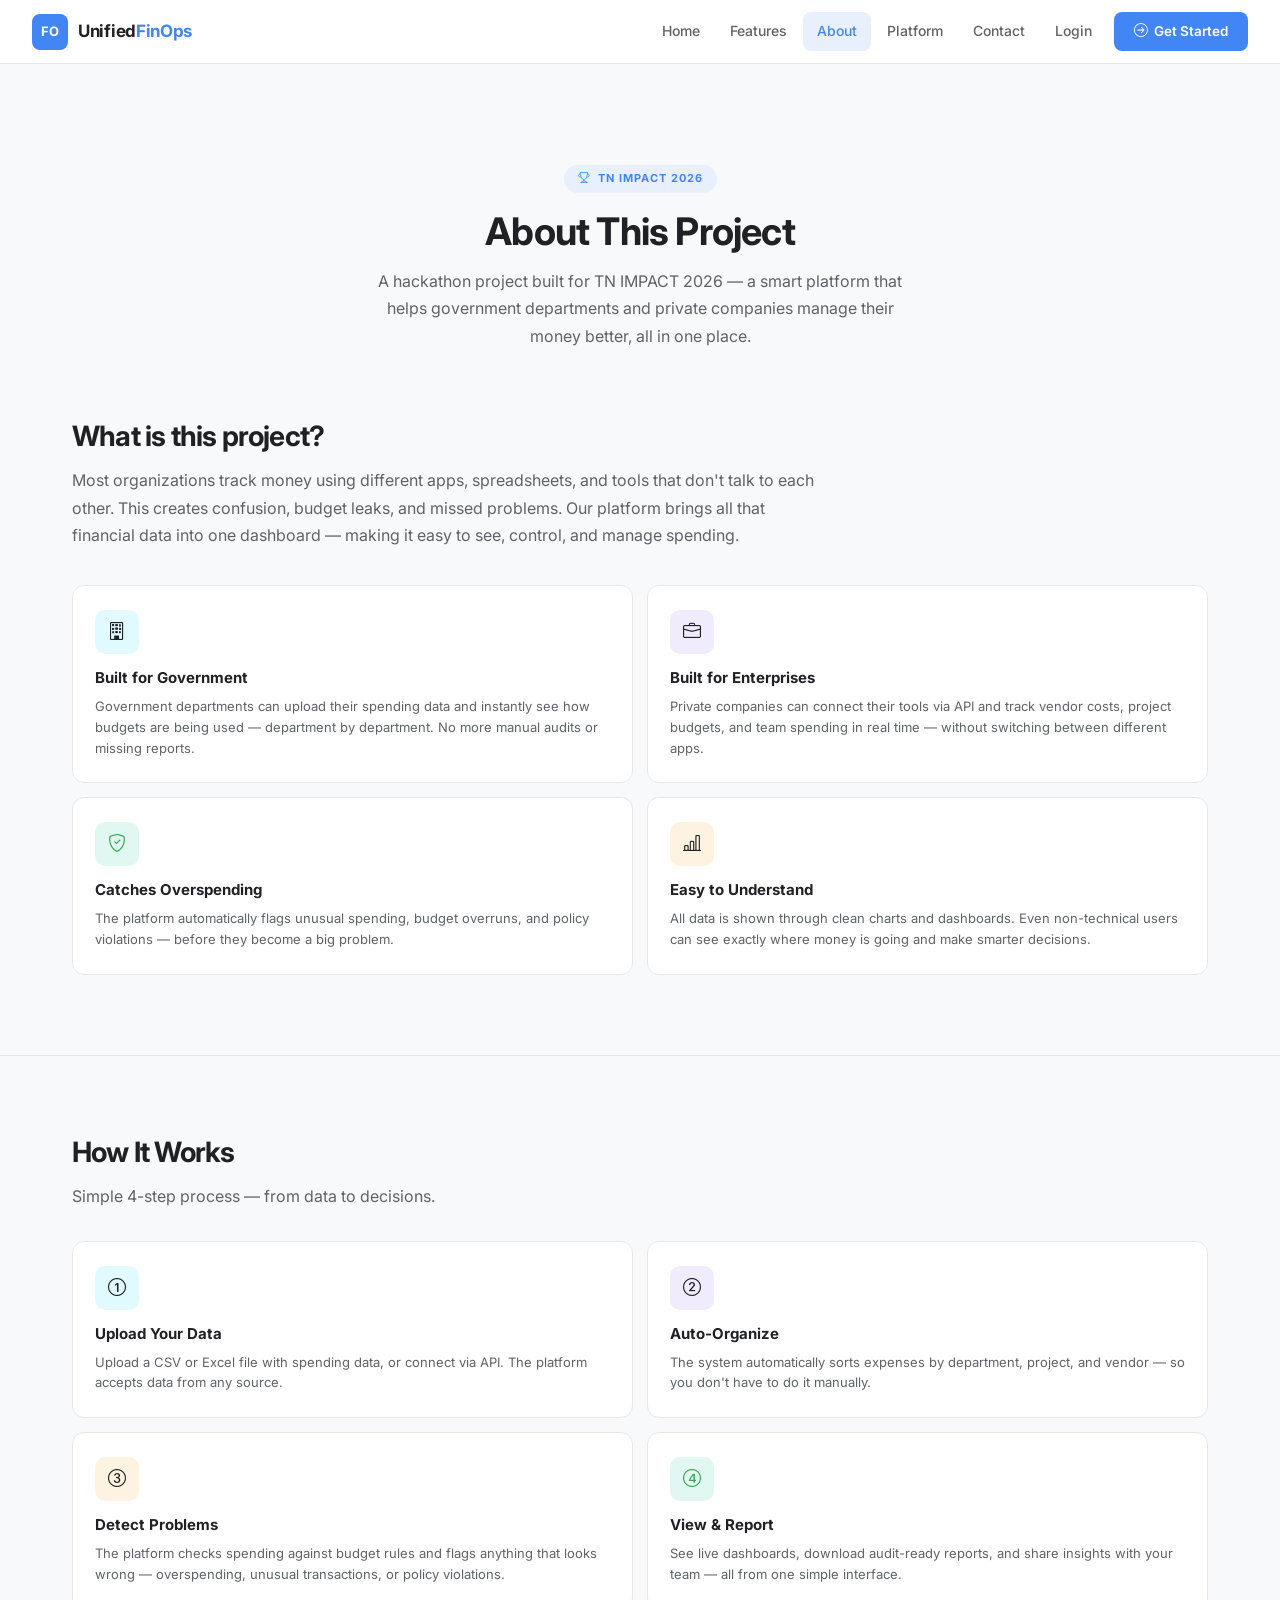
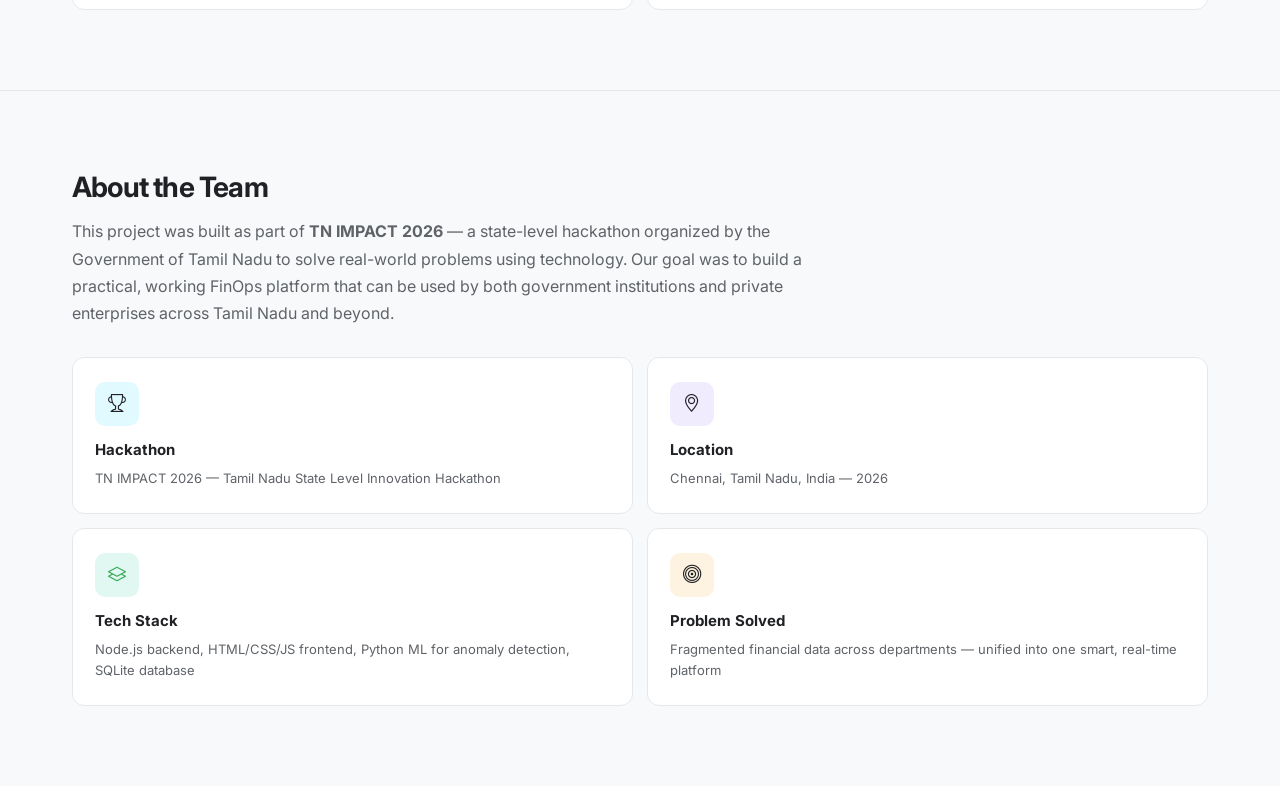
<file: website/about.html>
<!DOCTYPE html>
<html lang="en">
<head>
  <meta charset="UTF-8" />
  <meta name="viewport" content="width=device-width, initial-scale=1.0" />
  <title>About — Unified FinOps Platform</title>
  <meta name="description" content="Learn about the Unified FinOps Platform — our mission, how the platform works, and why organizations choose us for financial operations." />
  <link rel="preconnect" href="https://fonts.googleapis.com" />
  <link rel="stylesheet" href="https://cdn.jsdelivr.net/npm/bootstrap-icons@1.11.3/font/bootstrap-icons.min.css" />
  <link rel="stylesheet" href="https://unpkg.com/aos@2.3.1/dist/aos.css" />
  <link rel="stylesheet" href="css/style.css" />
</head>
<body>

  <!-- Navigation -->
  <nav class="navbar" id="navbar">
    <a href="index.html" class="nav-brand">
      <div class="nav-logo-mark">FO</div>
      <div class="nav-brand-text">Unified<span>FinOps</span></div>
    </a>
    <div class="nav-links" id="navLinks">
      <a href="index.html" class="nav-link">Home</a>
      <a href="index.html#features" class="nav-link">Features</a>
      <a href="about.html" class="nav-link active">About</a>
      <a href="features.html" class="nav-link">Platform</a>
      <a href="contact.html" class="nav-link">Contact</a>
      <a href="login.html" class="nav-link">Login</a>
      <a href="register.html" class="nav-cta"><i class="bi bi-arrow-right-circle"></i> Get Started</a>
    </div>
    <button class="nav-menu-btn" id="menuBtn" aria-label="Toggle menu">
      <i class="bi bi-list"></i>
    </button>
  </nav>

  <div class="page-wrapper">

    <!-- Page Hero -->
    <div class="page-hero" data-aos="fade-down">
      <div class="section-label"><i class="bi bi-trophy"></i> TN IMPACT 2026</div>
      <h1 class="section-title">About This Project</h1>
      <p class="section-subtitle">A hackathon project built for TN IMPACT 2026 — a smart platform that helps government departments and private companies manage their money better, all in one place.</p>
    </div>

    <!-- What is this project -->
    <section class="section" style="padding-top: 20px;" data-aos="fade-up">
      <h2 class="section-title" style="font-size: 28px;">What is this project?</h2>
      <p class="section-subtitle" style="max-width: 750px;">Most organizations track money using different apps, spreadsheets, and tools that don't talk to each other. This creates confusion, budget leaks, and missed problems. Our platform brings all that financial data into one dashboard — making it easy to see, control, and manage spending.</p>

      <div class="about-grid">
        <div class="about-card" data-aos="fade-up" data-aos-delay="50">
          <div class="about-icon" style="background: rgba(0,212,255,0.12); color: var(--cyan);"><i class="bi bi-building"></i></div>
          <div class="about-card-title">Built for Government</div>
          <div class="about-card-desc">Government departments can upload their spending data and instantly see how budgets are being used — department by department. No more manual audits or missing reports.</div>
        </div>
        <div class="about-card" data-aos="fade-up" data-aos-delay="100">
          <div class="about-icon" style="background: rgba(139,92,246,0.12); color: var(--purple);"><i class="bi bi-briefcase"></i></div>
          <div class="about-card-title">Built for Enterprises</div>
          <div class="about-card-desc">Private companies can connect their tools via API and track vendor costs, project budgets, and team spending in real time — without switching between different apps.</div>
        </div>
        <div class="about-card" data-aos="fade-up" data-aos-delay="150">
          <div class="about-icon" style="background: rgba(0,196,140,0.12); color: var(--green);"><i class="bi bi-shield-check"></i></div>
          <div class="about-card-title">Catches Overspending</div>
          <div class="about-card-desc">The platform automatically flags unusual spending, budget overruns, and policy violations — before they become a big problem.</div>
        </div>
        <div class="about-card" data-aos="fade-up" data-aos-delay="200">
          <div class="about-icon" style="background: rgba(245,158,11,0.12); color: var(--amber);"><i class="bi bi-bar-chart-line"></i></div>
          <div class="about-card-title">Easy to Understand</div>
          <div class="about-card-desc">All data is shown through clean charts and dashboards. Even non-technical users can see exactly where money is going and make smarter decisions.</div>
        </div>
      </div>
    </section>

    <!-- How It Works -->
    <div class="section-divider"></div>
    <section class="section" data-aos="fade-up">
      <h2 class="section-title" style="font-size: 28px;">How It Works</h2>
      <p class="section-subtitle">Simple 4-step process — from data to decisions.</p>

      <div class="about-grid" style="margin-top: 30px;">
        <div class="about-card" data-aos="fade-up" data-aos-delay="50">
          <div class="about-icon" style="background: rgba(0,212,255,0.12); color: var(--cyan);"><i class="bi bi-1-circle"></i></div>
          <div class="about-card-title">Upload Your Data</div>
          <div class="about-card-desc">Upload a CSV or Excel file with spending data, or connect via API. The platform accepts data from any source.</div>
        </div>
        <div class="about-card" data-aos="fade-up" data-aos-delay="100">
          <div class="about-icon" style="background: rgba(139,92,246,0.12); color: var(--purple);"><i class="bi bi-2-circle"></i></div>
          <div class="about-card-title">Auto-Organize</div>
          <div class="about-card-desc">The system automatically sorts expenses by department, project, and vendor — so you don't have to do it manually.</div>
        </div>
        <div class="about-card" data-aos="fade-up" data-aos-delay="150">
          <div class="about-icon" style="background: rgba(245,158,11,0.12); color: var(--amber);"><i class="bi bi-3-circle"></i></div>
          <div class="about-card-title">Detect Problems</div>
          <div class="about-card-desc">The platform checks spending against budget rules and flags anything that looks wrong — overspending, unusual transactions, or policy violations.</div>
        </div>
        <div class="about-card" data-aos="fade-up" data-aos-delay="200">
          <div class="about-icon" style="background: rgba(0,196,140,0.12); color: var(--green);"><i class="bi bi-4-circle"></i></div>
          <div class="about-card-title">View & Report</div>
          <div class="about-card-desc">See live dashboards, download audit-ready reports, and share insights with your team — all from one simple interface.</div>
        </div>
      </div>
    </section>

    <!-- Team / Hackathon Info -->
    <div class="section-divider"></div>
    <section class="section" data-aos="fade-up">
      <h2 class="section-title" style="font-size: 28px;">About the Team</h2>
      <p class="section-subtitle" style="max-width: 750px;">This project was built as part of <strong>TN IMPACT 2026</strong> — a state-level hackathon organized by the Government of Tamil Nadu to solve real-world problems using technology. Our goal was to build a practical, working FinOps platform that can be used by both government institutions and private enterprises across Tamil Nadu and beyond.</p>
      <div class="about-grid" style="margin-top: 30px;">
        <div class="about-card" data-aos="fade-up" data-aos-delay="50">
          <div class="about-icon" style="background: rgba(0,212,255,0.12); color: var(--cyan);"><i class="bi bi-trophy"></i></div>
          <div class="about-card-title">Hackathon</div>
          <div class="about-card-desc">TN IMPACT 2026 — Tamil Nadu State Level Innovation Hackathon</div>
        </div>
        <div class="about-card" data-aos="fade-up" data-aos-delay="100">
          <div class="about-icon" style="background: rgba(139,92,246,0.12); color: var(--purple);"><i class="bi bi-geo-alt"></i></div>
          <div class="about-card-title">Location</div>
          <div class="about-card-desc">Chennai, Tamil Nadu, India — 2026</div>
        </div>
        <div class="about-card" data-aos="fade-up" data-aos-delay="150">
          <div class="about-icon" style="background: rgba(0,196,140,0.12); color: var(--green);"><i class="bi bi-layers"></i></div>
          <div class="about-card-title">Tech Stack</div>
          <div class="about-card-desc">Node.js backend, HTML/CSS/JS frontend, Python ML for anomaly detection, SQLite database</div>
        </div>
        <div class="about-card" data-aos="fade-up" data-aos-delay="200">
          <div class="about-icon" style="background: rgba(245,158,11,0.12); color: var(--amber);"><i class="bi bi-bullseye"></i></div>
          <div class="about-card-title">Problem Solved</div>
          <div class="about-card-desc">Fragmented financial data across departments — unified into one smart, real-time platform</div>
        </div>
      </div>
    </section>




  </div>

  <script src="https://unpkg.com/aos@2.3.1/dist/aos.js"></script>
  <script src="js/main.js"></script>
</body>
</html>
</file>
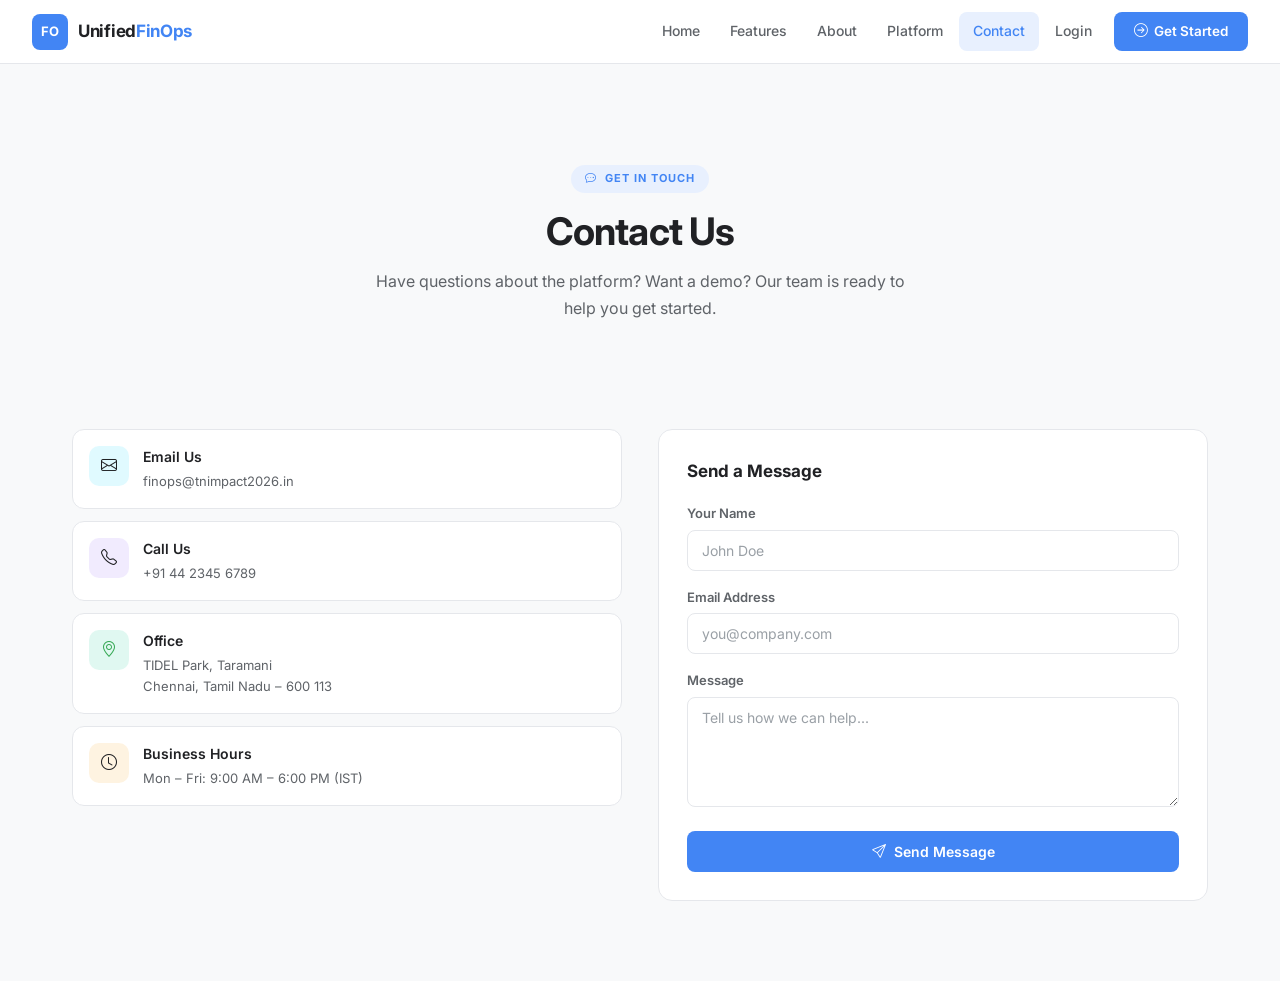
<file: website/contact.html>
<!DOCTYPE html>
<html lang="en">
<head>
  <meta charset="UTF-8" />
  <meta name="viewport" content="width=device-width, initial-scale=1.0" />
  <title>Contact — Unified FinOps Platform</title>
  <meta name="description" content="Get in touch with the Unified FinOps Platform team. We're here to help with your financial operations needs." />
  <link rel="preconnect" href="https://fonts.googleapis.com" />
  <link rel="stylesheet" href="https://cdn.jsdelivr.net/npm/bootstrap-icons@1.11.3/font/bootstrap-icons.min.css" />
  <link rel="stylesheet" href="https://unpkg.com/aos@2.3.1/dist/aos.css" />
  <link rel="stylesheet" href="css/style.css" />
</head>
<body>

  <!-- Navigation -->
  <nav class="navbar" id="navbar">
    <a href="index.html" class="nav-brand">
      <div class="nav-logo-mark">FO</div>
      <div class="nav-brand-text">Unified<span>FinOps</span></div>
    </a>
    <div class="nav-links" id="navLinks">
      <a href="index.html" class="nav-link">Home</a>
      <a href="index.html#features" class="nav-link">Features</a>
      <a href="about.html" class="nav-link">About</a>
      <a href="features.html" class="nav-link">Platform</a>
      <a href="contact.html" class="nav-link active">Contact</a>
      <a href="login.html" class="nav-link">Login</a>
      <a href="register.html" class="nav-cta"><i class="bi bi-arrow-right-circle"></i> Get Started</a>
    </div>
    <button class="nav-menu-btn" id="menuBtn" aria-label="Toggle menu">
      <i class="bi bi-list"></i>
    </button>
  </nav>

  <div class="page-wrapper">

    <!-- Page Hero -->
    <div class="page-hero" data-aos="fade-down">
      <div class="section-label"><i class="bi bi-chat-dots"></i> Get in Touch</div>
      <h1 class="section-title">Contact Us</h1>
      <p class="section-subtitle">Have questions about the platform? Want a demo? Our team is ready to help you get started.</p>
    </div>

    <!-- Contact Section -->
    <section class="section" style="padding-top: 20px;" data-aos="fade-up">
      <div class="contact-container">

        <!-- Contact Info -->
        <div>
          <div class="contact-info-card" data-aos="fade-right" data-aos-delay="50">
            <div class="contact-icon" style="background: rgba(0,212,255,0.12); color: var(--cyan);"><i class="bi bi-envelope"></i></div>
            <div>
              <div class="contact-info-title">Email Us</div>
              <div class="contact-info-text">finops@tnimpact2026.in</div>
            </div>
          </div>
          <div class="contact-info-card" data-aos="fade-right" data-aos-delay="100">
            <div class="contact-icon" style="background: rgba(139,92,246,0.12); color: var(--purple);"><i class="bi bi-telephone"></i></div>
            <div>
              <div class="contact-info-title">Call Us</div>
              <div class="contact-info-text">+91 44 2345 6789</div>
            </div>
          </div>
          <div class="contact-info-card" data-aos="fade-right" data-aos-delay="150">
            <div class="contact-icon" style="background: rgba(0,196,140,0.12); color: var(--green);"><i class="bi bi-geo-alt"></i></div>
            <div>
              <div class="contact-info-title">Office</div>
              <div class="contact-info-text">TIDEL Park, Taramani<br/>Chennai, Tamil Nadu – 600 113</div>
            </div>
          </div>
          <div class="contact-info-card" data-aos="fade-right" data-aos-delay="200">
            <div class="contact-icon" style="background: rgba(245,158,11,0.12); color: var(--amber);"><i class="bi bi-clock"></i></div>
            <div>
              <div class="contact-info-title">Business Hours</div>
              <div class="contact-info-text">Mon – Fri: 9:00 AM – 6:00 PM (IST)</div>
            </div>
          </div>

        </div>

        <!-- Contact Form -->
        <div>
          <div class="contact-form" id="contactFormWrap" data-aos="fade-left">
            <div class="contact-form-title">Send a Message</div>
            <form id="contactForm">
              <div class="form-group">
                <label class="form-label" for="contactName">Your Name</label>
                <input type="text" id="contactName" class="form-input" placeholder="John Doe" required />
              </div>
              <div class="form-group">
                <label class="form-label" for="contactEmail">Email Address</label>
                <input type="email" id="contactEmail" class="form-input" placeholder="you@company.com" required />
              </div>
              <div class="form-group">
                <label class="form-label" for="contactMessage">Message</label>
                <textarea id="contactMessage" class="form-input" placeholder="Tell us how we can help..." required></textarea>
              </div>
              <button type="submit" class="btn-auth"><i class="bi bi-send"></i> Send Message</button>
            </form>
          </div>
          <div class="contact-form" id="contactSuccess" style="display: none;" data-aos="fade-up">
            <div class="success-state">
              <div class="success-icon"><i class="bi bi-check-lg"></i></div>
              <div class="success-title">Message Sent!</div>
              <div class="success-desc">Thank you for reaching out. Our team will get back to you within 24 hours.</div>
              <a href="index.html" class="btn-primary" style="margin-top: 10px;"><i class="bi bi-house"></i> Back to Home</a>
            </div>
          </div>
        </div>

      </div>
    </section>




  </div>

  <script src="https://unpkg.com/aos@2.3.1/dist/aos.js"></script>
  <script src="js/main.js"></script>
</body>
</html>
</file>
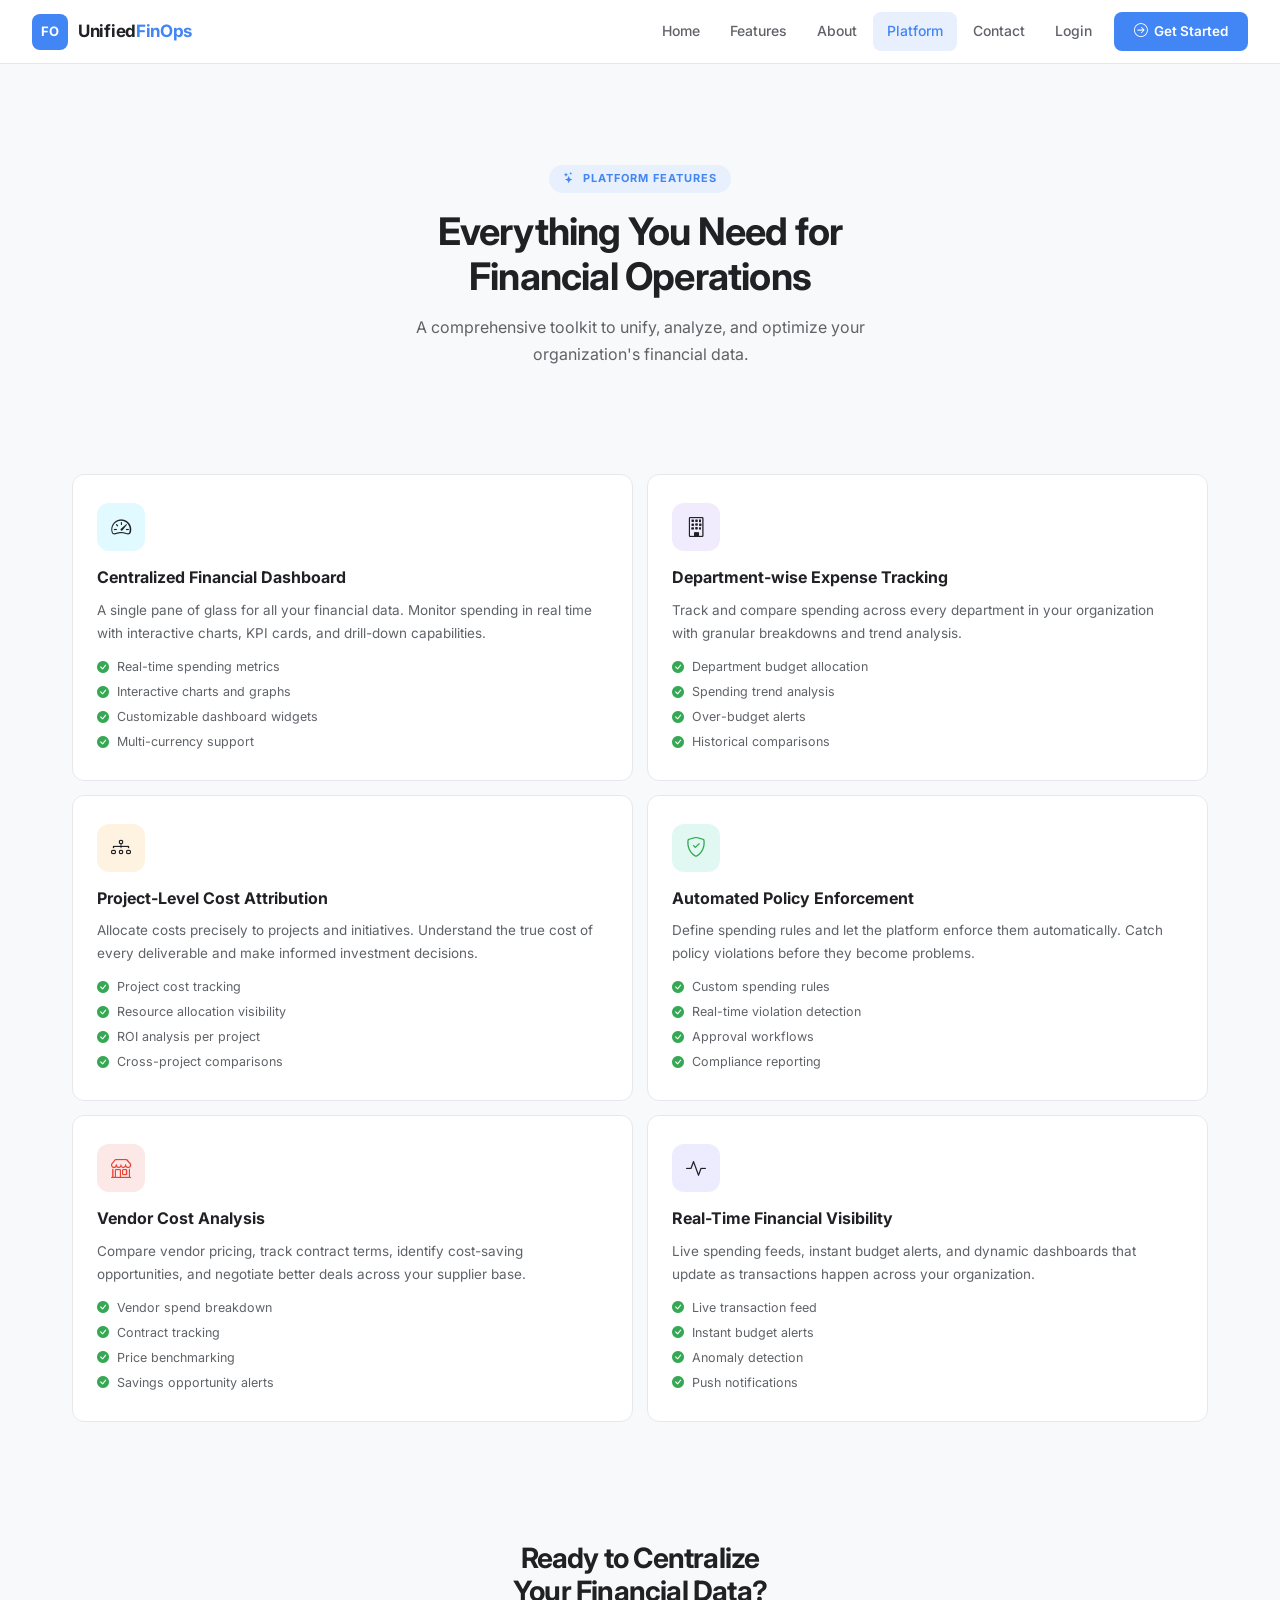
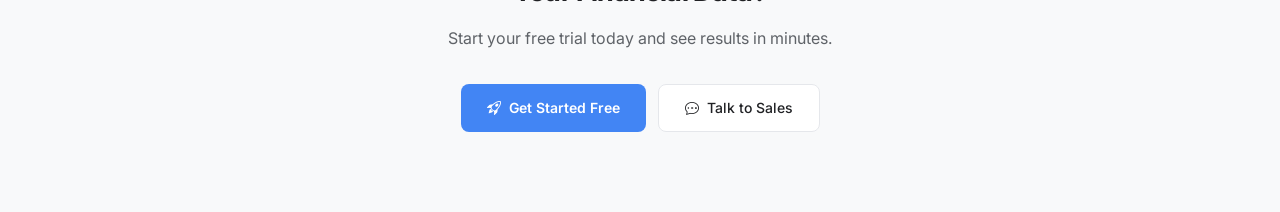
<file: website/features.html>
<!DOCTYPE html>
<html lang="en">
<head>
  <meta charset="UTF-8" />
  <meta name="viewport" content="width=device-width, initial-scale=1.0" />
  <title>Features — Unified FinOps Platform</title>
  <meta name="description" content="Explore all the features of the Unified FinOps Platform — from real-time dashboards to automated policy enforcement and vendor analytics." />
  <link rel="preconnect" href="https://fonts.googleapis.com" />
  <link rel="stylesheet" href="https://cdn.jsdelivr.net/npm/bootstrap-icons@1.11.3/font/bootstrap-icons.min.css" />
  <link rel="stylesheet" href="https://unpkg.com/aos@2.3.1/dist/aos.css" />
  <link rel="stylesheet" href="css/style.css" />
</head>
<body>

  <!-- Navigation -->
  <nav class="navbar" id="navbar">
    <a href="index.html" class="nav-brand">
      <div class="nav-logo-mark">FO</div>
      <div class="nav-brand-text">Unified<span>FinOps</span></div>
    </a>
    <div class="nav-links" id="navLinks">
      <a href="index.html" class="nav-link">Home</a>
      <a href="index.html#features" class="nav-link">Features</a>
      <a href="about.html" class="nav-link">About</a>
      <a href="features.html" class="nav-link active">Platform</a>
      <a href="contact.html" class="nav-link">Contact</a>
      <a href="login.html" class="nav-link">Login</a>
      <a href="register.html" class="nav-cta"><i class="bi bi-arrow-right-circle"></i> Get Started</a>
    </div>
    <button class="nav-menu-btn" id="menuBtn" aria-label="Toggle menu">
      <i class="bi bi-list"></i>
    </button>
  </nav>

  <div class="page-wrapper">

    <!-- Page Hero -->
    <div class="page-hero" data-aos="fade-down">
      <div class="section-label"><i class="bi bi-stars"></i> Platform Features</div>
      <h1 class="section-title">Everything You Need for<br/>Financial Operations</h1>
      <p class="section-subtitle">A comprehensive toolkit to unify, analyze, and optimize your organization's financial data.</p>
    </div>

    <!-- Detailed Features -->
    <section class="section" style="padding-top: 20px;" data-aos="fade-up">
      <div class="features-detail-grid">

        <div class="feature-detail-card" data-aos="fade-up" data-aos-delay="50">
          <div class="feature-detail-icon" style="background: rgba(0,212,255,0.12); color: var(--cyan);"><i class="bi bi-speedometer2"></i></div>
          <div class="feature-detail-title">Centralized Financial Dashboard</div>
          <div class="feature-detail-desc">A single pane of glass for all your financial data. Monitor spending in real time with interactive charts, KPI cards, and drill-down capabilities.</div>
          <ul class="feature-detail-list">
            <li><i class="bi bi-check-circle-fill"></i> Real-time spending metrics</li>
            <li><i class="bi bi-check-circle-fill"></i> Interactive charts and graphs</li>
            <li><i class="bi bi-check-circle-fill"></i> Customizable dashboard widgets</li>
            <li><i class="bi bi-check-circle-fill"></i> Multi-currency support</li>
          </ul>
        </div>

        <div class="feature-detail-card" data-aos="fade-up" data-aos-delay="100">
          <div class="feature-detail-icon" style="background: rgba(139,92,246,0.12); color: var(--purple);"><i class="bi bi-building"></i></div>
          <div class="feature-detail-title">Department-wise Expense Tracking</div>
          <div class="feature-detail-desc">Track and compare spending across every department in your organization with granular breakdowns and trend analysis.</div>
          <ul class="feature-detail-list">
            <li><i class="bi bi-check-circle-fill"></i> Department budget allocation</li>
            <li><i class="bi bi-check-circle-fill"></i> Spending trend analysis</li>
            <li><i class="bi bi-check-circle-fill"></i> Over-budget alerts</li>
            <li><i class="bi bi-check-circle-fill"></i> Historical comparisons</li>
          </ul>
        </div>

        <div class="feature-detail-card" data-aos="fade-up" data-aos-delay="150">
          <div class="feature-detail-icon" style="background: rgba(245,158,11,0.12); color: var(--amber);"><i class="bi bi-diagram-3"></i></div>
          <div class="feature-detail-title">Project-Level Cost Attribution</div>
          <div class="feature-detail-desc">Allocate costs precisely to projects and initiatives. Understand the true cost of every deliverable and make informed investment decisions.</div>
          <ul class="feature-detail-list">
            <li><i class="bi bi-check-circle-fill"></i> Project cost tracking</li>
            <li><i class="bi bi-check-circle-fill"></i> Resource allocation visibility</li>
            <li><i class="bi bi-check-circle-fill"></i> ROI analysis per project</li>
            <li><i class="bi bi-check-circle-fill"></i> Cross-project comparisons</li>
          </ul>
        </div>

        <div class="feature-detail-card" data-aos="fade-up" data-aos-delay="200">
          <div class="feature-detail-icon" style="background: rgba(0,196,140,0.12); color: var(--green);"><i class="bi bi-shield-check"></i></div>
          <div class="feature-detail-title">Automated Policy Enforcement</div>
          <div class="feature-detail-desc">Define spending rules and let the platform enforce them automatically. Catch policy violations before they become problems.</div>
          <ul class="feature-detail-list">
            <li><i class="bi bi-check-circle-fill"></i> Custom spending rules</li>
            <li><i class="bi bi-check-circle-fill"></i> Real-time violation detection</li>
            <li><i class="bi bi-check-circle-fill"></i> Approval workflows</li>
            <li><i class="bi bi-check-circle-fill"></i> Compliance reporting</li>
          </ul>
        </div>

        <div class="feature-detail-card" data-aos="fade-up" data-aos-delay="250">
          <div class="feature-detail-icon" style="background: rgba(239,68,68,0.12); color: var(--red);"><i class="bi bi-shop"></i></div>
          <div class="feature-detail-title">Vendor Cost Analysis</div>
          <div class="feature-detail-desc">Compare vendor pricing, track contract terms, identify cost-saving opportunities, and negotiate better deals across your supplier base.</div>
          <ul class="feature-detail-list">
            <li><i class="bi bi-check-circle-fill"></i> Vendor spend breakdown</li>
            <li><i class="bi bi-check-circle-fill"></i> Contract tracking</li>
            <li><i class="bi bi-check-circle-fill"></i> Price benchmarking</li>
            <li><i class="bi bi-check-circle-fill"></i> Savings opportunity alerts</li>
          </ul>
        </div>

        <div class="feature-detail-card" data-aos="fade-up" data-aos-delay="300">
          <div class="feature-detail-icon" style="background: rgba(99,102,241,0.12); color: var(--indigo);"><i class="bi bi-activity"></i></div>
          <div class="feature-detail-title">Real-Time Financial Visibility</div>
          <div class="feature-detail-desc">Live spending feeds, instant budget alerts, and dynamic dashboards that update as transactions happen across your organization.</div>
          <ul class="feature-detail-list">
            <li><i class="bi bi-check-circle-fill"></i> Live transaction feed</li>
            <li><i class="bi bi-check-circle-fill"></i> Instant budget alerts</li>
            <li><i class="bi bi-check-circle-fill"></i> Anomaly detection</li>
            <li><i class="bi bi-check-circle-fill"></i> Push notifications</li>
          </ul>
        </div>

      </div>
    </section>

    <!-- CTA Section -->
    <section class="section" style="text-align: center; padding-top: 40px;" data-aos="fade-up">
      <h2 class="section-title" style="font-size: 28px; max-width: 500px; margin: 0 auto 16px;">Ready to Centralize<br/>Your Financial Data?</h2>
      <p class="section-subtitle" style="margin: 0 auto 32px;">Start your free trial today and see results in minutes.</p>
      <div style="display: flex; gap: 12px; justify-content: center;">
        <a href="register.html" class="btn-primary"><i class="bi bi-rocket-takeoff"></i> Get Started Free</a>
        <a href="contact.html" class="btn-secondary"><i class="bi bi-chat-dots"></i> Talk to Sales</a>
      </div>
    </section>




  </div>

  <script src="https://unpkg.com/aos@2.3.1/dist/aos.js"></script>
  <script src="js/main.js"></script>
</body>
</html>
</file>
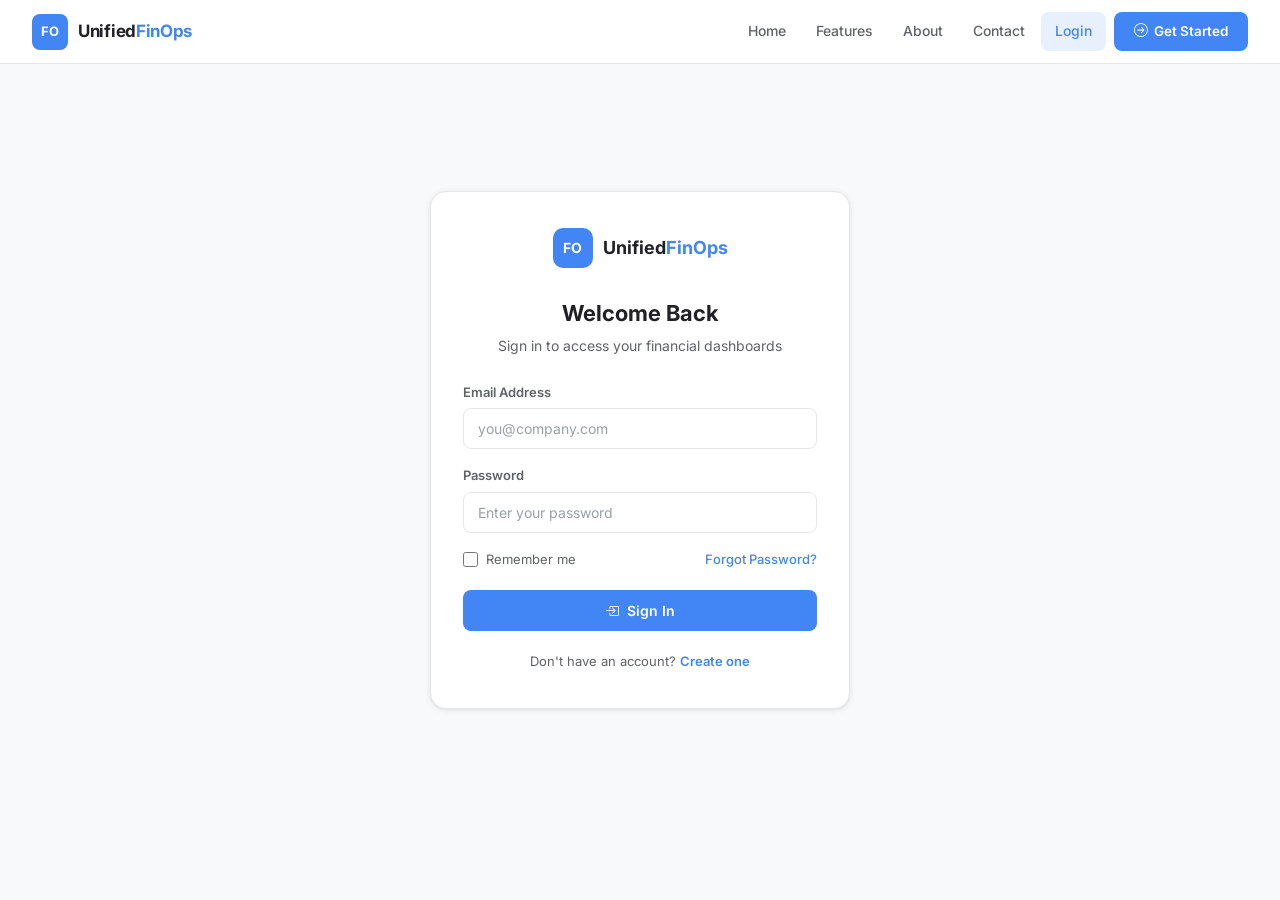
<file: website/login.html>
<!DOCTYPE html>
<html lang="en">
<head>
  <meta charset="UTF-8" />
  <meta name="viewport" content="width=device-width, initial-scale=1.0" />
  <title>Login — Unified FinOps Platform</title>
  <meta name="description" content="Sign in to your Unified FinOps Platform account to access your financial dashboards and reports." />
  <link rel="preconnect" href="https://fonts.googleapis.com" />
  <link rel="stylesheet" href="https://cdn.jsdelivr.net/npm/bootstrap-icons@1.11.3/font/bootstrap-icons.min.css" />
  <link rel="stylesheet" href="css/style.css" />
</head>
<body>

  <!-- Navigation -->
  <nav class="navbar" id="navbar">
    <a href="index.html" class="nav-brand">
      <div class="nav-logo-mark">FO</div>
      <div class="nav-brand-text">Unified<span>FinOps</span></div>
    </a>
    <div class="nav-links" id="navLinks">
      <a href="index.html" class="nav-link">Home</a>
      <a href="index.html#features" class="nav-link">Features</a>
      <a href="about.html" class="nav-link">About</a>
      <a href="contact.html" class="nav-link">Contact</a>
      <a href="login.html" class="nav-link active">Login</a>
      <a href="register.html" class="nav-cta"><i class="bi bi-arrow-right-circle"></i> Get Started</a>
    </div>
    <button class="nav-menu-btn" id="menuBtn" aria-label="Toggle menu">
      <i class="bi bi-list"></i>
    </button>
  </nav>

  <!-- Login Card -->
  <div class="auth-page">
    <div class="auth-card" id="loginCard">
      <div class="auth-logo">
        <div class="auth-logo-mark">FO</div>
        <div class="auth-logo-text">Unified<span>FinOps</span></div>
      </div>
      <h1 class="auth-title">Welcome Back</h1>
      <p class="auth-subtitle">Sign in to access your financial dashboards</p>

      <form id="loginForm">
        <div class="form-group">
          <label class="form-label" for="loginEmail">Email Address</label>
          <input type="email" id="loginEmail" class="form-input" placeholder="you@company.com" autocomplete="email" required />
        </div>
        <div class="form-group">
          <label class="form-label" for="loginPassword">Password</label>
          <input type="password" id="loginPassword" class="form-input" placeholder="Enter your password" autocomplete="current-password" required />
        </div>
        <div class="form-row">
          <label class="form-checkbox">
            <input type="checkbox" /> Remember me
          </label>
          <a href="#" class="form-forgot">Forgot Password?</a>
        </div>
        <button type="submit" class="btn-auth"><i class="bi bi-box-arrow-in-right"></i> Sign In</button>
      </form>

      <p class="auth-footer-text">Don't have an account? <a href="register.html">Create one</a></p>
    </div>
  </div>

  <script src="js/main.js"></script>
  <script src="js/auth.js"></script>
</body>
</html>
</file>
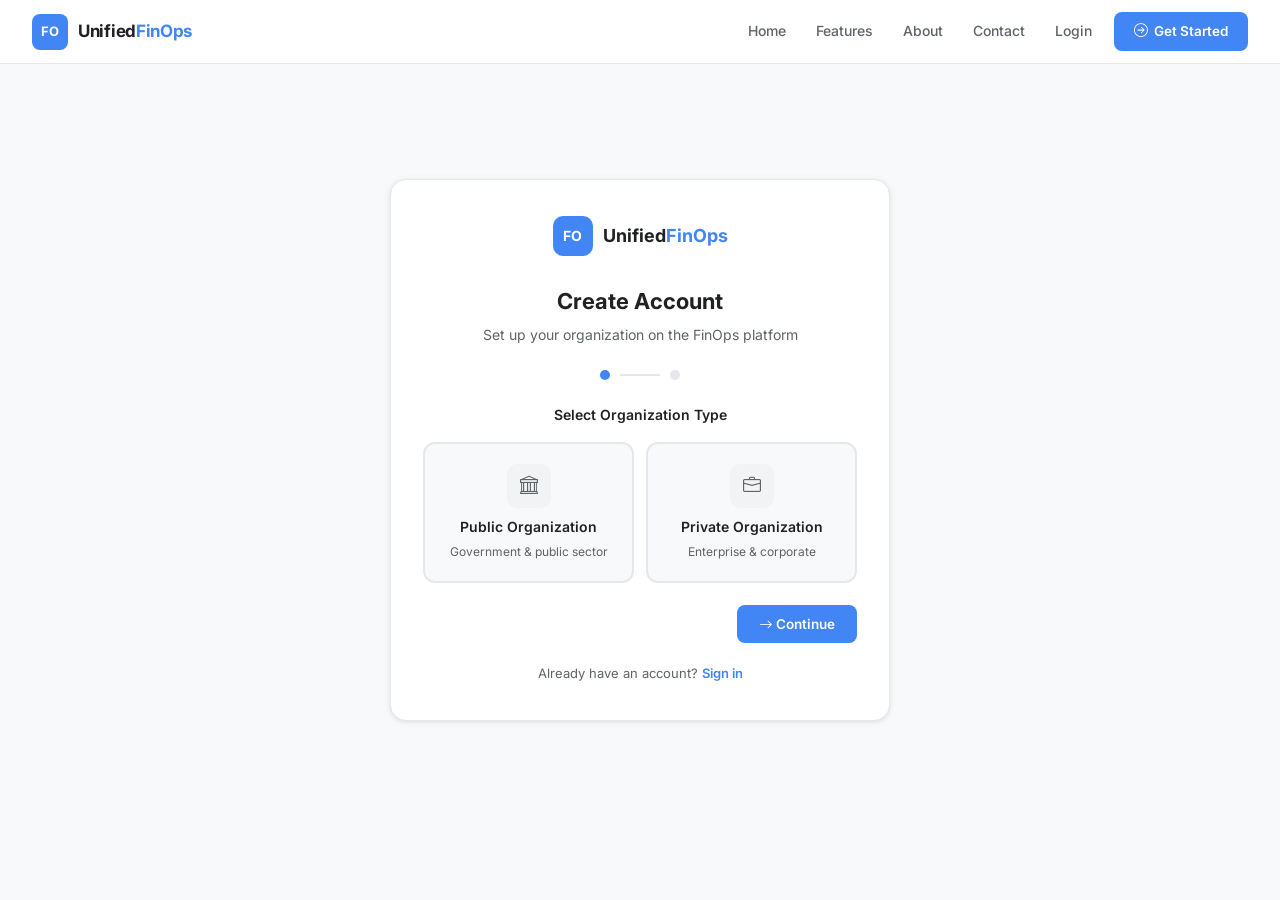
<file: website/register.html>
<!DOCTYPE html>
<html lang="en">

<head>
  <meta charset="UTF-8" />
  <meta name="viewport" content="width=device-width, initial-scale=1.0" />
  <title>Register — Unified FinOps Platform</title>
  <meta name="description"
    content="Create your Unified FinOps Platform account. Choose your organization type and get started in minutes." />
  <link rel="preconnect" href="https://fonts.googleapis.com" />
  <link rel="stylesheet" href="https://cdn.jsdelivr.net/npm/bootstrap-icons@1.11.3/font/bootstrap-icons.min.css" />
  <link rel="stylesheet" href="css/style.css" />
</head>

<body>

  <!-- Navigation -->
  <nav class="navbar" id="navbar">
    <a href="index.html" class="nav-brand">
      <div class="nav-logo-mark">FO</div>
      <div class="nav-brand-text">Unified<span>FinOps</span></div>
    </a>
    <div class="nav-links" id="navLinks">
      <a href="index.html" class="nav-link">Home</a>
      <a href="index.html#features" class="nav-link">Features</a>
      <a href="about.html" class="nav-link">About</a>
      <a href="contact.html" class="nav-link">Contact</a>
      <a href="login.html" class="nav-link">Login</a>
      <a href="register.html" class="nav-cta active"><i class="bi bi-arrow-right-circle"></i> Get Started</a>
    </div>
    <button class="nav-menu-btn" id="menuBtn" aria-label="Toggle menu">
      <i class="bi bi-list"></i>
    </button>
  </nav>

  <!-- Register Card -->
  <div class="auth-page">
    <div class="auth-card" id="registerCard" style="max-width: 500px;">
      <div class="auth-logo">
        <div class="auth-logo-mark">FO</div>
        <div class="auth-logo-text">Unified<span>FinOps</span></div>
      </div>
      <h1 class="auth-title">Create Account</h1>
      <p class="auth-subtitle">Set up your organization on the FinOps platform</p>

      <!-- Step Indicator -->
      <div class="step-indicator">
        <div class="step-dot active"></div>
        <div class="step-line"></div>
        <div class="step-dot"></div>
      </div>

      <!-- Step 1: Organization Type -->
      <div class="reg-step active" id="regStep1">
        <p style="font-size: 14px; font-weight: 600; margin-bottom: 16px; text-align: center;">Select Organization Type
        </p>
        <div class="org-type-selector">
          <div class="org-type-card" data-type="public">
            <div class="org-type-icon"><i class="bi bi-bank"></i></div>
            <div class="org-type-label">Public Organization</div>
            <div class="org-type-desc">Government & public sector</div>
          </div>
          <div class="org-type-card" data-type="private">
            <div class="org-type-icon"><i class="bi bi-briefcase"></i></div>
            <div class="org-type-label">Private Organization</div>
            <div class="org-type-desc">Enterprise & corporate</div>
          </div>
        </div>
        <div class="step-actions" style="justify-content: flex-end;">
          <button class="btn-next" id="btnNextStep"><i class="bi bi-arrow-right"></i> Continue</button>
        </div>
      </div>

      <!-- Step 2: Organization Details -->
      <div class="reg-step" id="regStep2">
        <form id="registerForm">
          <div class="form-group">
            <label class="form-label" for="regOrgName">Organization Name</label>
            <input type="text" id="regOrgName" class="form-input" placeholder="e.g. Highways Department" required />
          </div>

          <!-- Username Preview -->
          <div class="username-preview">
            <i class="bi bi-at"></i>
            <div>
              <div class="username-preview-label">Auto-generated Username</div>
              <div class="username-preview-value" id="usernamePreview">your_org_name_govt</div>
            </div>
          </div>

          <div class="form-group">
            <label class="form-label" for="regUserName">Your Name</label>
            <input type="text" id="regUserName" class="form-input" placeholder="John Doe" required />
          </div>
          <div class="form-group">
            <label class="form-label" for="regEmail">Email Address</label>
            <input type="email" id="regEmail" class="form-input" placeholder="you@organization.com" required />
          </div>
          <div class="form-group">
            <label class="form-label" for="regPassword">Password</label>
            <input type="password" id="regPassword" class="form-input" placeholder="Min. 8 characters" required />
          </div>

          <div class="step-actions">
            <button type="button" class="btn-back" id="btnBackStep"><i class="bi bi-arrow-left"></i> Back</button>
            <button type="submit" class="btn-auth" style="flex: 1;"><i class="bi bi-person-plus"></i> Create
              Account</button>
          </div>
        </form>
      </div>

      <p class="auth-footer-text">Already have an account? <a href="login.html">Sign in</a></p>
    </div>
  </div>

  <script src="js/main.js"></script>
  <script src="js/auth.js"></script>
</body>

</html>
</file>
<file: website/css/style.css>
/*
 * Unified FinOps Platform — Google-Style Light Theme
 * ====================================================
 * Clean, minimal, enterprise SaaS design inspired by
 * Google Cloud Console, Firebase, and Stripe.
 */

@import url('https://fonts.googleapis.com/css2?family=Inter:wght@300;400;500;600;700;800&family=Roboto:wght@300;400;500;700&display=swap');

/* ── Design Tokens ─────────────────────────────────────── */
:root {
  /* Google Colors */
  --blue:    #4285F4;
  --green:   #34A853;
  --yellow:  #FBBC05;
  --red:     #EA4335;
  --blue-light: #E8F0FE;
  --green-light: #E6F4EA;
  --yellow-light: #FEF7E0;
  --red-light: #FCE8E6;

  /* Neutrals */
  --bg:      #F8F9FA;
  --bg2:     #FFFFFF;
  --bg3:     #F1F3F4;
  --card:    #FFFFFF;
  --border:  #E5E7EB;
  --border2: #DADCE0;

  /* Text */
  --text:    #202124;
  --text2:   #5F6368;
  --text3:   #9AA0A6;

  /* Shadows */
  --shadow-sm: 0 1px 3px rgba(60,64,67,0.08);
  --shadow:    0 1px 6px rgba(60,64,67,0.1), 0 1px 3px rgba(60,64,67,0.06);
  --shadow-lg: 0 4px 12px rgba(60,64,67,0.12);

  /* Radii */
  --r:    12px;
  --r-sm: 8px;
  --r-xs: 4px;

  --nav-h: 64px;
}

/* ── Reset ──────────────────────────────────────────────── */
*, *::before, *::after { box-sizing: border-box; margin: 0; padding: 0; }
html { scroll-behavior: smooth; }
body {
  font-family: 'Inter', 'Roboto', -apple-system, sans-serif;
  background: var(--bg);
  color: var(--text);
  min-height: 100vh;
  overflow-x: hidden;
  line-height: 1.6;
  -webkit-font-smoothing: antialiased;
}
a { text-decoration: none; color: inherit; }
button { cursor: pointer; border: none; background: none; font-family: inherit; }
ul, ol { list-style: none; }
img { max-width: 100%; display: block; }
::-webkit-scrollbar { width: 6px; height: 6px; }
::-webkit-scrollbar-track { background: transparent; }
::-webkit-scrollbar-thumb { background: var(--border2); border-radius: 4px; }

/* ══════════════════════════════════════════════════════════
   NAVIGATION
   ══════════════════════════════════════════════════════════ */
.navbar {
  position: fixed; top: 0; left: 0; right: 0;
  height: var(--nav-h);
  background: var(--bg2);
  border-bottom: 1px solid var(--border);
  z-index: 1000;
  display: flex;
  align-items: center;
  justify-content: space-between;
  padding: 0 32px;
  transition: box-shadow 0.3s;
}
.navbar.scrolled {
  box-shadow: var(--shadow);
}
.nav-brand {
  display: flex;
  align-items: center;
  gap: 10px;
}
.nav-logo-mark {
  width: 36px; height: 36px;
  border-radius: 8px;
  background: var(--blue);
  display: flex; align-items: center; justify-content: center;
  font-size: 13px; font-weight: 700; color: #fff;
}
.nav-brand-text {
  font-size: 17px;
  font-weight: 700;
  color: var(--text);
  letter-spacing: -0.3px;
}
.nav-brand-text span {
  color: var(--blue);
}
.nav-links {
  display: flex;
  align-items: center;
  gap: 2px;
}
.nav-link {
  padding: 8px 14px;
  font-size: 14px;
  font-weight: 500;
  color: var(--text2);
  border-radius: var(--r-sm);
  transition: all 0.2s;
}
.nav-link:hover {
  color: var(--text);
  background: var(--bg3);
}
.nav-link.active {
  color: var(--blue);
  background: var(--blue-light);
}
.nav-cta {
  display: inline-flex;
  align-items: center;
  gap: 6px;
  padding: 9px 20px;
  border-radius: var(--r-sm);
  font-size: 13.5px;
  font-weight: 600;
  background: var(--blue);
  color: #fff;
  transition: all 0.2s;
  margin-left: 6px;
}
.nav-cta:hover {
  background: #3367D6;
  box-shadow: 0 2px 8px rgba(66,133,244,0.3);
}
.nav-menu-btn {
  display: none;
  width: 40px; height: 40px;
  align-items: center; justify-content: center;
  border-radius: var(--r-sm);
  color: var(--text);
  font-size: 22px;
  transition: background 0.2s;
}
.nav-menu-btn:hover { background: var(--bg3); }

/* ── Page Wrapper ──────────────────────────────────────── */
.page-wrapper { padding-top: var(--nav-h); }

/* ── Section Base ──────────────────────────────────────── */
.section {
  position: relative;
  padding: 80px 32px;
  max-width: 1200px;
  margin: 0 auto;
}
.section-label {
  display: inline-flex;
  align-items: center;
  gap: 8px;
  font-size: 11px;
  font-weight: 700;
  color: var(--blue);
  background: var(--blue-light);
  padding: 5px 14px;
  border-radius: 20px;
  letter-spacing: 1px;
  text-transform: uppercase;
  margin-bottom: 16px;
}
.section-title {
  font-size: 36px;
  font-weight: 700;
  letter-spacing: -0.8px;
  line-height: 1.2;
  margin-bottom: 14px;
  color: var(--text);
}
.section-subtitle {
  font-size: 16px;
  color: var(--text2);
  max-width: 620px;
  line-height: 1.7;
}
.section-divider {
  width: 100%;
  height: 1px;
  background: var(--border);
}

/* ══════════════════════════════════════════════════════════
   HERO SECTION
   ══════════════════════════════════════════════════════════ */
.hero {
  padding: 100px 32px 80px;
  display: flex;
  align-items: center;
  gap: 60px;
  max-width: 1200px;
  margin: 0 auto;
}
.hero-content { flex: 1; min-width: 0; }
.hero-badge {
  display: inline-flex;
  align-items: center;
  gap: 8px;
  font-size: 12px;
  font-weight: 600;
  color: var(--blue);
  background: var(--blue-light);
  padding: 6px 14px;
  border-radius: 20px;
  margin-bottom: 22px;
  animation: fadeSlideUp 0.5s ease;
}
.hero-badge i { font-size: 13px; }
.hero-title {
  font-size: 48px;
  font-weight: 700;
  letter-spacing: -1.5px;
  line-height: 1.1;
  margin-bottom: 18px;
  color: var(--text);
  animation: fadeSlideUp 0.5s ease 0.1s both;
}
.hero-subtitle {
  font-size: 17px;
  color: var(--text2);
  line-height: 1.7;
  max-width: 500px;
  margin-bottom: 28px;
  animation: fadeSlideUp 0.5s ease 0.15s both;
}
.hero-actions {
  display: flex;
  gap: 12px;
  animation: fadeSlideUp 0.5s ease 0.2s both;
}
@keyframes fadeSlideUp {
  from { opacity: 0; transform: translateY(16px); }
  to   { opacity: 1; transform: translateY(0); }
}

/* Buttons */
.btn-primary {
  display: inline-flex; align-items: center; gap: 8px;
  padding: 12px 26px; border-radius: var(--r-sm);
  font-size: 14px; font-weight: 600;
  background: var(--blue); color: #fff;
  transition: all 0.2s; border: none; cursor: pointer;
  font-family: inherit;
}
.btn-primary:hover {
  background: #3367D6;
  box-shadow: 0 2px 10px rgba(66,133,244,0.3);
}
.btn-secondary {
  display: inline-flex; align-items: center; gap: 8px;
  padding: 12px 26px; border-radius: var(--r-sm);
  font-size: 14px; font-weight: 500;
  background: var(--bg2);
  border: 1px solid var(--border);
  color: var(--text); transition: all 0.2s;
  cursor: pointer; font-family: inherit;
}
.btn-secondary:hover {
  background: var(--bg3);
  border-color: var(--border2);
}

/* Hero Dashboard Visual */
.hero-visual { flex: 1; min-width: 0; animation: fadeSlideUp 0.6s ease 0.2s both; }
.dashboard-preview {
  background: var(--bg2);
  border: 1px solid var(--border);
  border-radius: 16px;
  padding: 20px;
  box-shadow: var(--shadow-lg);
}
.dash-topbar {
  display: flex; align-items: center; justify-content: space-between;
  padding-bottom: 14px; border-bottom: 1px solid var(--border); margin-bottom: 14px;
}
.dash-topbar-left { display: flex; align-items: center; gap: 8px; }
.dash-dot { width: 8px; height: 8px; border-radius: 50%; }
.dash-topbar-title { font-size: 12px; font-weight: 600; color: var(--text2); margin-left: 8px; }
.dash-topbar-right { display: flex; gap: 6px; }
.dash-tab {
  font-size: 10px; padding: 3px 10px; border-radius: 20px;
  background: var(--bg3); color: var(--text2); font-weight: 500;
}
.dash-tab.active { background: var(--blue-light); color: var(--blue); }
.dash-stats {
  display: grid; grid-template-columns: repeat(3, 1fr);
  gap: 10px; margin-bottom: 14px;
}
.dash-stat {
  background: var(--bg); border: 1px solid var(--border);
  border-radius: var(--r-sm); padding: 12px;
}
.dash-stat-label { font-size: 10px; color: var(--text2); margin-bottom: 4px; }
.dash-stat-value { font-size: 18px; font-weight: 700; letter-spacing: -0.5px; color: var(--text); }
.dash-stat-change { font-size: 9px; margin-top: 3px; display: flex; align-items: center; gap: 3px; }
.dash-chart {
  display: flex; align-items: flex-end; gap: 6px;
  height: 100px; padding: 10px 0;
}
.dash-bar-group { flex: 1; display: flex; flex-direction: column; align-items: center; gap: 4px; }
.dash-bar-wrap { display: flex; gap: 3px; align-items: flex-end; width: 100%; height: 80px; }
.dash-bar {
  flex: 1; border-radius: 3px 3px 0 0;
  animation: barGrow 1s ease forwards;
}
@keyframes barGrow { from { height: 0 !important; } }
.dash-bar-label { font-size: 9px; color: var(--text3); text-align: center; }

/* Hero chips */
.hero-chips { display: flex; gap: 8px; flex-wrap: wrap; margin-top: 24px; animation: fadeSlideUp 0.5s ease 0.3s both; }
.hero-chip {
  display: inline-flex; align-items: center; gap: 6px;
  font-size: 12px; color: var(--text2);
  background: var(--bg2); border: 1px solid var(--border);
  padding: 6px 14px; border-radius: 20px;
}
.hero-chip i { color: var(--blue); font-size: 13px; }

/* ══════════════════════════════════════════════════════════
   PROBLEM SECTION
   ══════════════════════════════════════════════════════════ */
.problem-grid { display: grid; grid-template-columns: repeat(2, 1fr); gap: 40px; margin-top: 40px; }
.problem-col-title {
  font-size: 14px; font-weight: 700; color: var(--text);
  margin-bottom: 16px; display: flex; align-items: center; gap: 8px;
}
.problem-col-title i { font-size: 16px; }
.problem-cards { display: flex; flex-direction: column; gap: 8px; }
.problem-card {
  display: flex; align-items: center; gap: 14px;
  padding: 14px 16px; background: var(--card);
  border: 1px solid var(--border); border-radius: var(--r);
  transition: all 0.2s;
}
.problem-card:hover { box-shadow: var(--shadow); transform: translateY(-1px); }
.problem-icon {
  width: 40px; height: 40px; border-radius: 10px;
  display: flex; align-items: center; justify-content: center;
  font-size: 17px; flex-shrink: 0;
}
.problem-card-text { font-size: 13.5px; font-weight: 600; color: var(--text); }
.problem-card-sub { font-size: 12px; color: var(--text2); margin-top: 2px; }

/* ══════════════════════════════════════════════════════════
   SOLUTION SECTION
   ══════════════════════════════════════════════════════════ */
.solution-pipeline { display: flex; align-items: stretch; margin-top: 40px; }
.pipeline-stage {
  flex: 1; padding: 26px 20px; background: var(--card);
  border: 1px solid var(--border); border-radius: var(--r);
  text-align: center; transition: all 0.2s;
}
.pipeline-stage:hover { box-shadow: var(--shadow); transform: translateY(-2px); }
.pipeline-icon {
  width: 48px; height: 48px; border-radius: 12px;
  display: flex; align-items: center; justify-content: center;
  font-size: 20px; margin: 0 auto 12px;
}
.pipeline-number { font-size: 10px; font-weight: 700; color: var(--text3); letter-spacing: 1px; margin-bottom: 8px; }
.pipeline-title { font-size: 14px; font-weight: 700; color: var(--text); margin-bottom: 6px; }
.pipeline-desc { font-size: 12.5px; color: var(--text2); line-height: 1.5; }
.pipeline-arrow {
  display: flex; align-items: center; justify-content: center;
  width: 36px; flex-shrink: 0; color: var(--border2); font-size: 18px;
}

/* ══════════════════════════════════════════════════════════
   FEATURES SECTION
   ══════════════════════════════════════════════════════════ */
.features-grid { display: grid; grid-template-columns: repeat(3, 1fr); gap: 14px; margin-top: 40px; }
.feature-card {
  padding: 24px 22px; background: var(--card);
  border: 1px solid var(--border); border-radius: var(--r);
  transition: all 0.2s;
}
.feature-card:hover { box-shadow: var(--shadow); transform: translateY(-2px); border-color: var(--blue); }
.feature-icon {
  width: 44px; height: 44px; border-radius: 10px;
  display: flex; align-items: center; justify-content: center;
  font-size: 18px; margin-bottom: 14px;
}
.feature-title { font-size: 15px; font-weight: 700; color: var(--text); margin-bottom: 8px; }
.feature-desc { font-size: 13px; color: var(--text2); line-height: 1.6; }

/* ══════════════════════════════════════════════════════════
   DUAL PLATFORM
   ══════════════════════════════════════════════════════════ */
.dual-grid { display: grid; grid-template-columns: repeat(2, 1fr); gap: 16px; margin-top: 40px; }
.dual-panel {
  padding: 28px 24px; background: var(--card);
  border: 1px solid var(--border); border-radius: 14px;
  transition: all 0.2s;
}
.dual-panel:hover { box-shadow: var(--shadow); }
.dual-panel.public:hover { border-color: var(--blue); }
.dual-panel.private:hover { border-color: var(--green); }
.dual-panel-header { display: flex; align-items: center; gap: 14px; margin-bottom: 20px; }
.dual-panel-icon {
  width: 44px; height: 44px; border-radius: 10px;
  display: flex; align-items: center; justify-content: center;
  font-size: 18px;
}
.dual-panel-title { font-size: 17px; font-weight: 700; }
.dual-panel-badge {
  font-size: 10px; font-weight: 600; padding: 3px 10px;
  border-radius: 20px; margin-top: 3px; display: inline-block;
}
.dual-list { display: flex; flex-direction: column; gap: 8px; }
.dual-list-item {
  display: flex; align-items: center; gap: 10px;
  padding: 10px 12px; background: var(--bg);
  border: 1px solid var(--border); border-radius: var(--r-sm);
  font-size: 13.5px; color: var(--text); transition: all 0.2s;
}
.dual-list-item:hover { background: var(--bg3); }
.dual-list-item i { font-size: 14px; flex-shrink: 0; }

/* ══════════════════════════════════════════════════════════
   SECURITY & ROLES
   ══════════════════════════════════════════════════════════ */
.roles-grid { display: grid; grid-template-columns: repeat(3, 1fr); gap: 14px; margin-top: 40px; }
.role-card {
  padding: 28px 22px; background: var(--card);
  border: 1px solid var(--border); border-radius: var(--r);
  text-align: center; transition: all 0.2s;
}
.role-card:hover { box-shadow: var(--shadow); transform: translateY(-2px); }
.role-icon {
  width: 52px; height: 52px; border-radius: 12px;
  display: flex; align-items: center; justify-content: center;
  font-size: 22px; margin: 0 auto 14px;
}
.role-title { font-size: 16px; font-weight: 700; margin-bottom: 6px; }
.role-desc { font-size: 13px; color: var(--text2); line-height: 1.6; }
.role-perms { display: flex; flex-direction: column; gap: 5px; margin-top: 14px; text-align: left; }
.role-perm { display: flex; align-items: center; gap: 8px; font-size: 12.5px; color: var(--text2); }
.role-perm i { color: var(--green); font-size: 13px; }

/* ══════════════════════════════════════════════════════════
   FOOTER
   ══════════════════════════════════════════════════════════ */
.site-footer {
  border-top: 1px solid var(--border);
  padding: 50px 32px 24px;
  background: var(--bg2);
}
.footer-inner { max-width: 1200px; margin: 0 auto; }
.footer-grid {
  display: grid; grid-template-columns: 2fr repeat(3, 1fr);
  gap: 40px; margin-bottom: 32px;
}
.footer-brand-text { font-size: 17px; font-weight: 700; margin-bottom: 8px; }
.footer-brand-text span { color: var(--blue); }
.footer-brand-desc { font-size: 13px; color: var(--text2); line-height: 1.6; max-width: 260px; }
.footer-col-title {
  font-size: 11px; font-weight: 700; color: var(--text3);
  letter-spacing: 1px; text-transform: uppercase; margin-bottom: 12px;
}
.footer-link {
  display: block; font-size: 13px; color: var(--text2);
  padding: 3px 0; transition: color 0.2s;
}
.footer-link:hover { color: var(--blue); }
.footer-bottom {
  padding-top: 18px; border-top: 1px solid var(--border);
  display: flex; align-items: center; justify-content: space-between;
  font-size: 12px; color: var(--text3);
}

/* ══════════════════════════════════════════════════════════
   AUTH PAGES
   ══════════════════════════════════════════════════════════ */
.auth-page {
  min-height: 100vh; display: flex;
  align-items: center; justify-content: center;
  padding: 40px 20px; background: var(--bg);
}
.auth-card {
  width: 100%; max-width: 420px; background: var(--bg2);
  border: 1px solid var(--border); border-radius: 16px;
  padding: 36px 32px; box-shadow: var(--shadow);
  animation: fadeSlideUp 0.4s ease;
}
.auth-logo { display: flex; align-items: center; gap: 10px; margin-bottom: 28px; justify-content: center; }
.auth-logo-mark {
  width: 40px; height: 40px; border-radius: 10px;
  background: var(--blue); display: flex; align-items: center;
  justify-content: center; font-size: 14px; font-weight: 700; color: #fff;
}
.auth-logo-text { font-size: 18px; font-weight: 700; }
.auth-logo-text span { color: var(--blue); }
.auth-title { font-size: 22px; font-weight: 700; text-align: center; margin-bottom: 4px; }
.auth-subtitle { font-size: 14px; color: var(--text2); text-align: center; margin-bottom: 24px; }
.form-group { margin-bottom: 16px; }
.form-label { display: block; font-size: 13px; font-weight: 600; color: var(--text2); margin-bottom: 6px; }
.form-input {
  width: 100%; padding: 11px 14px;
  background: var(--bg2); border: 1px solid var(--border);
  border-radius: var(--r-sm); color: var(--text);
  font-size: 14px; font-family: 'Inter', sans-serif;
  transition: all 0.2s; outline: none;
}
.form-input:focus {
  border-color: var(--blue);
  box-shadow: 0 0 0 3px rgba(66,133,244,0.12);
}
.form-input::placeholder { color: var(--text3); }
.form-row { display: flex; align-items: center; justify-content: space-between; margin-bottom: 20px; }
.form-checkbox { display: flex; align-items: center; gap: 8px; font-size: 13px; color: var(--text2); cursor: pointer; }
.form-checkbox input[type="checkbox"] { accent-color: var(--blue); width: 15px; height: 15px; }
.form-forgot { font-size: 13px; color: var(--blue); font-weight: 500; transition: color 0.2s; }
.form-forgot:hover { color: #3367D6; }
.btn-auth {
  width: 100%; padding: 12px; border-radius: var(--r-sm);
  font-size: 14px; font-weight: 600; background: var(--blue); color: #fff;
  border: none; cursor: pointer; font-family: 'Inter', sans-serif;
  transition: all 0.2s; display: flex; align-items: center;
  justify-content: center; gap: 8px;
}
.btn-auth:hover { background: #3367D6; box-shadow: 0 2px 10px rgba(66,133,244,0.3); }
.auth-footer-text { text-align: center; font-size: 13px; color: var(--text2); margin-top: 20px; }
.auth-footer-text a { color: var(--blue); font-weight: 600; }
.auth-footer-text a:hover { color: #3367D6; }

/* Registration */
.org-type-selector { display: grid; grid-template-columns: repeat(2, 1fr); gap: 12px; margin-bottom: 22px; }
.org-type-card {
  padding: 20px 16px; background: var(--bg);
  border: 2px solid var(--border); border-radius: var(--r);
  text-align: center; cursor: pointer; transition: all 0.2s;
}
.org-type-card:hover { background: var(--bg3); border-color: var(--border2); }
.org-type-card.selected { border-color: var(--blue); background: var(--blue-light); }
.org-type-card.selected .org-type-icon { background: rgba(66,133,244,0.15); color: var(--blue); }
.org-type-icon {
  width: 44px; height: 44px; border-radius: 10px;
  background: var(--bg3); display: flex; align-items: center;
  justify-content: center; font-size: 18px; color: var(--text2);
  margin: 0 auto 8px; transition: all 0.2s;
}
.org-type-label { font-size: 14px; font-weight: 600; color: var(--text); }
.org-type-desc { font-size: 12px; color: var(--text2); margin-top: 3px; }
.username-preview {
  padding: 10px 14px; background: var(--blue-light);
  border: 1px solid rgba(66,133,244,0.2); border-radius: var(--r-sm);
  margin-bottom: 16px; display: flex; align-items: center; gap: 10px;
}
.username-preview i { color: var(--blue); font-size: 15px; }
.username-preview-label { font-size: 11px; color: var(--text2); margin-bottom: 1px; }
.username-preview-value { font-size: 14px; font-weight: 600; color: var(--blue); font-family: monospace; }
.step-indicator { display: flex; align-items: center; justify-content: center; gap: 10px; margin-bottom: 24px; }
.step-dot { width: 10px; height: 10px; border-radius: 50%; background: var(--border); transition: all 0.3s; }
.step-dot.active { background: var(--blue); }
.step-line { width: 40px; height: 2px; background: var(--border); transition: background 0.3s; }
.step-line.active { background: var(--blue); }
.reg-step { display: none; animation: fadeSlideUp 0.3s ease; }
.reg-step.active { display: block; }
.btn-next, .btn-back {
  padding: 11px 22px; border-radius: var(--r-sm);
  font-size: 13.5px; font-weight: 600; cursor: pointer;
  font-family: 'Inter', sans-serif; transition: all 0.2s; border: none;
}
.btn-next { background: var(--blue); color: #fff; }
.btn-next:hover { background: #3367D6; }
.btn-back { background: var(--bg3); color: var(--text2); border: 1px solid var(--border); }
.btn-back:hover { background: var(--border); color: var(--text); }
.step-actions { display: flex; gap: 10px; margin-top: 4px; }

/* ══════════════════════════════════════════════════════════
   ABOUT / FEATURES / CONTACT PAGES
   ══════════════════════════════════════════════════════════ */
.page-hero { padding: 100px 32px 50px; text-align: center; }
.page-hero .section-title { font-size: 38px; max-width: 650px; margin: 0 auto 14px; }
.page-hero .section-subtitle { max-width: 550px; margin: 0 auto; }

.about-grid { display: grid; grid-template-columns: repeat(2, 1fr); gap: 14px; margin-top: 36px; }
.about-card {
  padding: 24px 22px; background: var(--card);
  border: 1px solid var(--border); border-radius: var(--r); transition: all 0.2s;
}
.about-card:hover { box-shadow: var(--shadow); transform: translateY(-2px); }
.about-icon {
  width: 44px; height: 44px; border-radius: 10px;
  display: flex; align-items: center; justify-content: center;
  font-size: 18px; margin-bottom: 12px;
}
.about-card-title { font-size: 15px; font-weight: 700; margin-bottom: 6px; }
.about-card-desc { font-size: 13px; color: var(--text2); line-height: 1.6; }

.contact-container { display: grid; grid-template-columns: 1fr 1fr; gap: 36px; margin-top: 36px; }
.contact-info-card {
  display: flex; align-items: flex-start; gap: 14px;
  padding: 16px; background: var(--card); border: 1px solid var(--border);
  border-radius: var(--r); margin-bottom: 12px; transition: all 0.2s;
}
.contact-info-card:hover { box-shadow: var(--shadow-sm); }
.contact-icon {
  width: 40px; height: 40px; border-radius: 10px;
  display: flex; align-items: center; justify-content: center;
  font-size: 16px; flex-shrink: 0;
}
.contact-info-title { font-size: 14px; font-weight: 600; margin-bottom: 3px; }
.contact-info-text { font-size: 13px; color: var(--text2); }
.contact-form {
  background: var(--bg2); border: 1px solid var(--border);
  border-radius: 14px; padding: 28px;
}
.contact-form-title { font-size: 17px; font-weight: 700; margin-bottom: 18px; }
textarea.form-input { min-height: 110px; resize: vertical; }

.features-detail-grid { display: grid; grid-template-columns: repeat(2, 1fr); gap: 14px; margin-top: 36px; }
.feature-detail-card {
  padding: 28px 24px; background: var(--card);
  border: 1px solid var(--border); border-radius: var(--r); transition: all 0.2s;
}
.feature-detail-card:hover { box-shadow: var(--shadow); transform: translateY(-2px); border-color: var(--blue); }
.feature-detail-icon {
  width: 48px; height: 48px; border-radius: 12px;
  display: flex; align-items: center; justify-content: center;
  font-size: 20px; margin-bottom: 14px;
}
.feature-detail-title { font-size: 16px; font-weight: 700; margin-bottom: 8px; }
.feature-detail-desc { font-size: 13.5px; color: var(--text2); line-height: 1.7; }
.feature-detail-list { margin-top: 12px; display: flex; flex-direction: column; gap: 5px; }
.feature-detail-list li { display: flex; align-items: center; gap: 8px; font-size: 12.5px; color: var(--text2); }
.feature-detail-list li i { font-size: 12px; color: var(--green); }

/* Success state */
.success-state { text-align: center; padding: 24px 0; animation: fadeSlideUp 0.4s ease; }
.success-icon {
  width: 56px; height: 56px; border-radius: 50%;
  background: var(--green-light); display: flex; align-items: center;
  justify-content: center; font-size: 24px; color: var(--green); margin: 0 auto 14px;
}
.success-title { font-size: 18px; font-weight: 700; margin-bottom: 6px; }
.success-desc { font-size: 13.5px; color: var(--text2); margin-bottom: 18px; }

/* ══════════════════════════════════════════════════════════
   RESPONSIVE
   ══════════════════════════════════════════════════════════ */
@media (max-width: 1024px) {
  .hero { flex-direction: column; text-align: center; padding: 80px 24px 50px; }
  .hero-subtitle { margin-left: auto; margin-right: auto; }
  .hero-actions { justify-content: center; }
  .hero-chips { justify-content: center; }
  .section { padding: 60px 24px; }
  .features-grid { grid-template-columns: repeat(2, 1fr); }
  .solution-pipeline { flex-direction: column; }
  .pipeline-arrow { transform: rotate(90deg); width: auto; height: 28px; }
  .footer-grid { grid-template-columns: 1fr 1fr; gap: 24px; }
}
@media (max-width: 768px) {
  .navbar { padding: 0 16px; }
  .nav-links {
    display: none; position: fixed; top: var(--nav-h); left: 0; right: 0;
    background: var(--bg2); border-bottom: 1px solid var(--border);
    flex-direction: column; padding: 12px; gap: 2px;
    box-shadow: var(--shadow-lg);
  }
  .nav-links.open { display: flex; }
  .nav-link { padding: 12px 14px; width: 100%; }
  .nav-cta { margin-left: 0; width: 100%; justify-content: center; }
  .nav-menu-btn { display: flex; }
  .hero-title { font-size: 32px; }
  .section-title { font-size: 26px; }
  .problem-grid { grid-template-columns: 1fr; }
  .features-grid { grid-template-columns: 1fr; }
  .dual-grid { grid-template-columns: 1fr; }
  .roles-grid { grid-template-columns: 1fr; }
  .contact-container { grid-template-columns: 1fr; }
  .footer-grid { grid-template-columns: 1fr; }
  .features-detail-grid { grid-template-columns: 1fr; }
  .about-grid { grid-template-columns: 1fr; }
  .page-hero { padding: 80px 20px 36px; }
  .page-hero .section-title { font-size: 28px; }
}
@media (max-width: 480px) {
  .hero-title { font-size: 26px; }
  .hero-actions { flex-direction: column; }
  .hero-actions .btn-primary, .hero-actions .btn-secondary { width: 100%; justify-content: center; }
  .dash-stats { grid-template-columns: 1fr; }
  .org-type-selector { grid-template-columns: 1fr; }
  .auth-card { padding: 28px 20px; }
}
</file>
